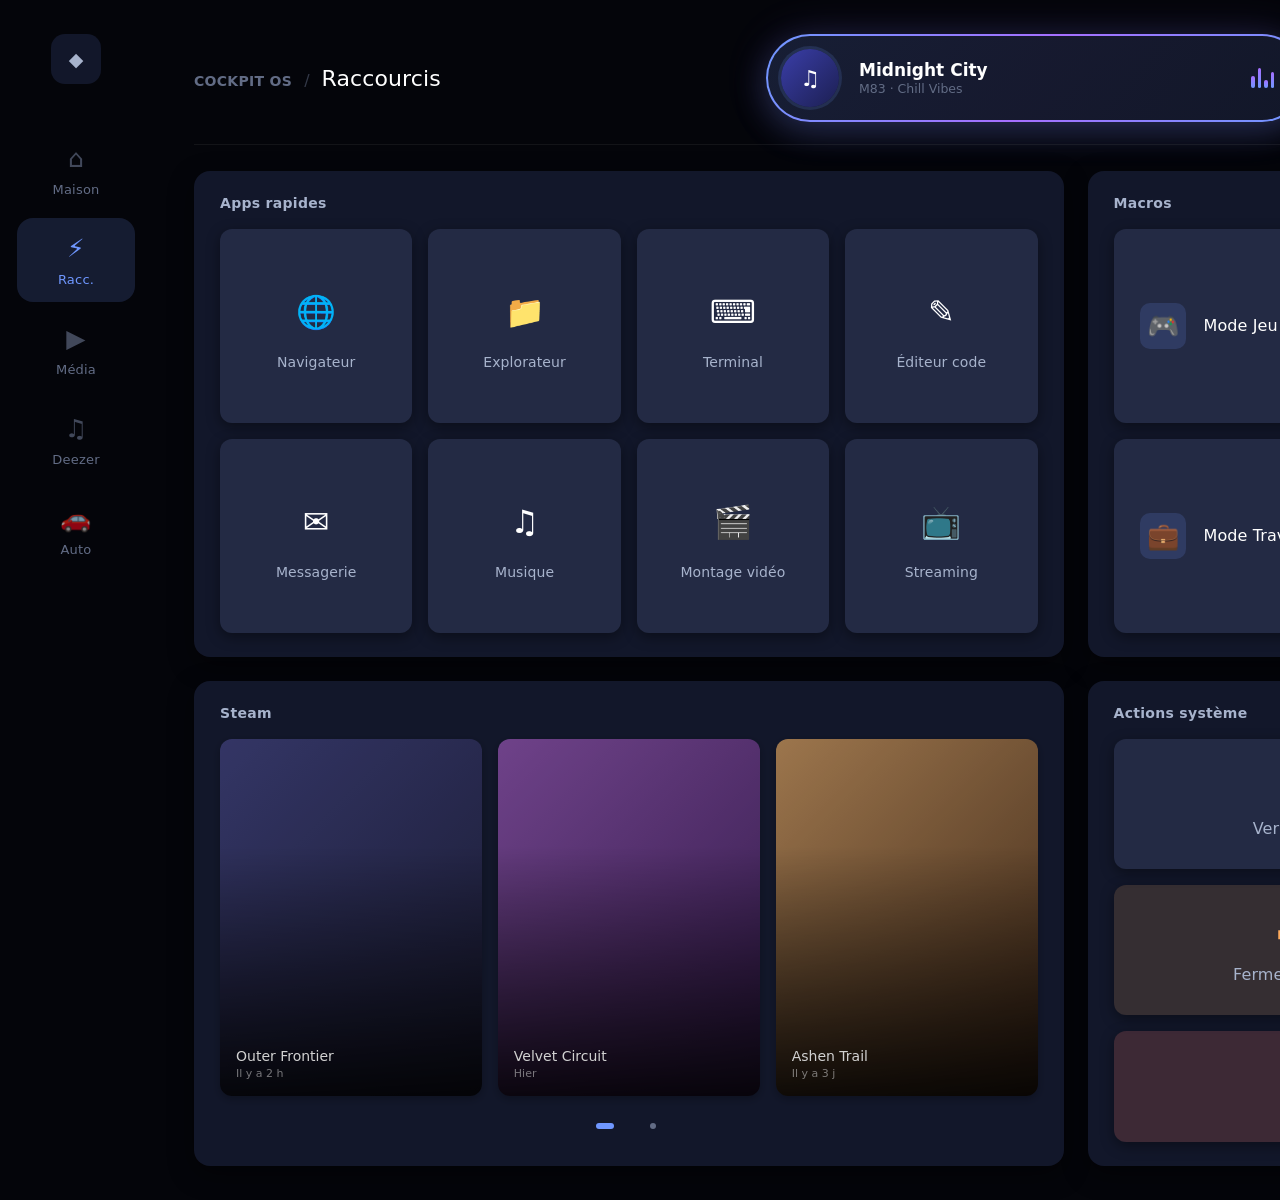
<file: Design_code/raccourcis-automotive-minimal.html>
<!DOCTYPE html>
<html lang="fr">
<head>
<meta charset="UTF-8">
<title>Cockpit OS — Raccourcis — Automotive Minimal</title>
<style>
  :root{
    /* SURFACES — 3 niveaux (contraste renforcé) */
    --surface-0: #04050a;   /* background */
    --surface-1: #12172a;   /* containers / panels */
    --surface-2: #232a44;   /* cartes */
    --surface-2-hover: #2b3452;

    --hairline: rgba(255,255,255,0.06);

    --text-primary: #ffffff;
    --text-secondary: #a7b3cc;
    --text-tertiary: #626c85;

    --accent: #6f97ff;
    --accent-soft: rgba(111,151,255,0.16);
    --accent-border: rgba(111,151,255,0.30);

    --warn: #ffab5c;
    --warn-soft: rgba(255,171,92,0.15);
    --warn-border: rgba(255,171,92,0.28);

    --danger: #ff7a6b;
    --danger-soft: rgba(255,122,107,0.18);
    --danger-border: rgba(255,122,107,0.34);

    --ok: #4ade95;
  }
  *{box-sizing:border-box; margin:0; padding:0;}
  html,body{
    width:1920px; height:1200px;
    background: var(--surface-0);
    font-family: 'Segoe UI', Inter, system-ui, sans-serif;
    color: var(--text-primary);
    overflow:hidden;
  }
  .app{ display:flex; width:100%; height:100%; }

  /* ============ SIDEBAR — plus légère ============ */
  .sidebar{
    width:152px; height:100%;
    display:flex; flex-direction:column; align-items:center;
    padding-top:34px; gap:6px;
  }
  .mark{
    width:50px; height:50px; border-radius:14px;
    display:flex; align-items:center; justify-content:center;
    font-size:19px; font-weight:300; color:var(--text-secondary);
    margin-bottom:38px;
    background: var(--surface-1);
  }
  .nav-item{
    width:118px; height:84px; border-radius:16px;
    display:flex; flex-direction:column; align-items:center; justify-content:center;
    gap:9px; color:var(--text-tertiary); font-size:13px; font-weight:500;
    letter-spacing:0.2px;
  }
  .nav-item .ic{ font-size:25px; font-weight:300; opacity:.65; }
  .nav-item.active{
    color:var(--accent);
    background: var(--accent-soft);
  }
  .nav-item.active .ic{ opacity:1; color:var(--accent); }

  /* ============ MAIN ============ */
  .main{ flex:1; display:flex; flex-direction:column; height:100%; padding:34px 42px 34px; gap:26px; }

  /* HEADER — simplifié */
  .header{
    display:grid; grid-template-columns: 1fr auto 1fr;
    align-items:center;
    padding-bottom:22px;
    border-bottom:1px solid var(--hairline);
  }
  .header-left{ display:flex; align-items:baseline; gap:12px; }
  .header-left .app-name{ font-size:14px; font-weight:600; color:var(--text-tertiary); letter-spacing:0.3px; }
  .header-left .sep{ color:var(--text-tertiary); font-weight:300; opacity:.5; }
  .header-left .crumb{ font-size:22px; font-weight:400; color:var(--text-primary); letter-spacing:0.1px; }
  .header-right{ display:flex; align-items:center; justify-content:flex-end; gap:26px; }
  .status{
    display:flex; align-items:center; gap:9px;
    color:var(--text-tertiary); font-size:13px; font-weight:500;
  }
  .status .dot{ width:6px; height:6px; border-radius:50%; background:var(--ok); }
  .clock{ text-align:right; }
  .clock .time{ font-size:30px; font-weight:300; letter-spacing:0.4px; color:var(--text-primary); }
  .clock .date{ font-size:12px; color:var(--text-tertiary); font-weight:400; margin-top:2px; }

  /* NOTCH — élément à part, inchangée */
  .notch-ring{
    width:540px;
    padding:2px;
    border-radius:999px;
    background: linear-gradient(120deg, #6f97ff, #a66fff, #6f97ff);
    box-shadow:
      0 10px 34px rgba(111,151,255,0.22),
      0 0 46px rgba(166,111,255,0.14);
  }
  .notch{
    width:100%;
    display:flex; align-items:center; gap:20px;
    background: linear-gradient(135deg, rgba(20,26,46,0.97), rgba(15,19,34,0.97));
    border-radius:999px;
    padding:13px 30px 13px 13px;
  }
  .notch .thumb{
    width:58px; height:58px; border-radius:50%;
    background:linear-gradient(135deg,#3a3ea8,#1c1f52);
    display:flex; align-items:center; justify-content:center;
    font-size:22px; color:#fff; flex-shrink:0;
    box-shadow:0 0 0 3px rgba(111,151,255,0.15);
  }
  .notch .txt{ display:flex; flex-direction:column; line-height:1.3; overflow:hidden; flex:1; }
  .notch .txt .title{ font-size:17px; font-weight:600; color:var(--text-primary); white-space:nowrap; overflow:hidden; text-overflow:ellipsis; }
  .notch .txt .sub{ font-size:12.5px; color:var(--text-tertiary); white-space:nowrap; overflow:hidden; text-overflow:ellipsis; }
  .notch .eq{ display:flex; align-items:flex-end; gap:3px; height:20px; flex-shrink:0; }
  .notch .eq span{ width:3.5px; border-radius:2px; background:linear-gradient(180deg,#a66fff,#6f97ff); }
  .notch .eq span:nth-child(1){ height:60%; }
  .notch .eq span:nth-child(2){ height:100%; }
  .notch .eq span:nth-child(3){ height:40%; }
  .notch .eq span:nth-child(4){ height:80%; }

  /* GRID */
  .grid{
    flex:1;
    display:grid;
    grid-template-columns: 1.1fr 1fr;
    grid-template-rows: 1fr 1fr;
    gap:24px;
    min-height:0;
  }

  .panel{
    background: var(--surface-1);
    border-radius:16px;
    box-shadow: 0 8px 26px rgba(0,0,0,0.45);
    padding:24px 26px;
    display:flex; flex-direction:column;
    min-height:0;
  }
  .panel-head{
    display:flex; align-items:baseline; justify-content:space-between;
    margin-bottom:18px;
  }
  .panel-title{
    font-size:14px; font-weight:600; letter-spacing:0.3px;
    color:var(--text-secondary);
  }

  /* ===== APPS RAPIDES — icônes dominantes ===== */
  .apps-grid{
    flex:1; display:grid; grid-template-columns:repeat(4,1fr); grid-template-rows:repeat(2,1fr);
    gap:16px;
  }
  .app-tile{
    background: var(--surface-2);
    border-radius:12px;
    box-shadow: 0 4px 14px rgba(0,0,0,0.4);
    display:flex; flex-direction:column; align-items:center; justify-content:center;
    gap:12px;
  }
  .app-tile .icon{
    width:60px; height:60px;
    display:flex; align-items:center; justify-content:center;
    font-size:32px; font-weight:300; color:var(--text-primary);
  }
  .app-tile .name{ font-size:14px; font-weight:400; color:var(--text-secondary); letter-spacing:0.1px; }

  /* ===== MACROS ===== */
  .macro-grid{
    flex:1; display:grid; grid-template-columns:repeat(2,1fr); grid-template-rows:repeat(2,1fr);
    gap:16px;
  }
  .macro-tile{
    background: var(--surface-2);
    border-radius:12px;
    box-shadow: 0 4px 14px rgba(0,0,0,0.4);
    display:flex; align-items:center;
    padding:0 26px;
    gap:18px;
  }
  .macro-tile .icon{
    width:46px; height:46px;
    display:flex; align-items:center; justify-content:center;
    font-size:26px; font-weight:300; color:var(--accent);
    background: var(--accent-soft);
    border-radius:10px;
  }
  .macro-tile .name{ font-size:16px; font-weight:500; letter-spacing:0.1px; color:var(--text-primary); }

  /* ===== STEAM ===== */
  .steam-row{
    flex:1; display:grid; grid-template-columns:repeat(3,1fr); gap:16px;
    min-height:0;
  }
  .game-card{
    position:relative; border-radius:12px; overflow:hidden;
    box-shadow: 0 3px 10px rgba(0,0,0,0.28);
    display:flex; flex-direction:column; justify-content:flex-end;
    padding:16px;
    min-height:0;
    filter:saturate(0.55) brightness(0.82);
  }
  .game-card .name{ font-size:14px; font-weight:500; color:#fff; white-space:nowrap; overflow:hidden; text-overflow:ellipsis; }
  .game-card .meta{ font-size:11px; color:rgba(255,255,255,0.55); font-weight:400; margin-top:3px; }
  .steam-foot{ display:flex; align-items:center; justify-content:center; margin-top:14px; }
  .steam-dots{ display:flex; align-items:center; gap:4px; }
  .steam-dots .d{
    width:44px; height:32px;
    display:flex; align-items:center; justify-content:center;
  }
  .steam-dots .d::after{
    content:''; width:6px; height:6px; border-radius:50%; background:var(--text-tertiary);
  }
  .steam-dots .d.active::after{ background:var(--accent); width:18px; border-radius:8px; }

  /* ===== ACTIONS SYSTEME ===== */
  .actions-grid{
    flex:1; display:grid;
    grid-template-columns:repeat(2,1fr);
    grid-template-rows:1fr 1fr 0.85fr;
    gap:16px;
    min-height:0;
  }
  .action-tile{
    background: var(--surface-2);
    border-radius:12px;
    box-shadow: 0 4px 14px rgba(0,0,0,0.4);
    display:flex; flex-direction:column; align-items:center; justify-content:center;
    gap:13px;
  }
  .action-tile .icon{
    font-size:36px; font-weight:300; color:var(--text-primary); line-height:1;
  }
  .action-tile .name{ font-size:16px; font-weight:500; letter-spacing:0.1px; color:var(--text-secondary); }
  .action-tile.wide{ grid-column: 1 / span 2; flex-direction:row; gap:18px; }
  .action-tile.wide .icon{ font-size:32px; }
  .action-tile.wide .name{ font-size:17px; }

  .action-tile.warn .icon{ color:var(--warn); }
  .action-tile.warn{ background:var(--warn-soft); }
  .action-tile.danger .icon{ color:var(--danger); }
  .action-tile.danger{ background:var(--danger-soft); }
</style>
</head>
<body>
<div class="app">
  <div class="sidebar">
    <div class="mark">◆</div>
    <div class="nav-item"><div class="ic">⌂</div>Maison</div>
    <div class="nav-item active"><div class="ic">⚡</div>Racc.</div>
    <div class="nav-item"><div class="ic">▶</div>Média</div>
    <div class="nav-item"><div class="ic">♫</div>Deezer</div>
    <div class="nav-item"><div class="ic">🚗</div>Auto</div>
  </div>

  <div class="main">
    <div class="header">
      <div class="header-left">
        <span class="app-name">COCKPIT OS</span>
        <span class="sep">/</span>
        <span class="crumb">Raccourcis</span>
      </div>
      <div class="notch-ring">
        <div class="notch">
          <div class="thumb">♫</div>
          <div class="txt">
            <div class="title">Midnight City</div>
            <div class="sub">M83 · Chill Vibes</div>
          </div>
          <div class="eq"><span></span><span></span><span></span><span></span></div>
        </div>
      </div>
      <div class="header-right">
        <div class="status"><div class="dot"></div>Connecté au PC</div>
        <div class="clock">
          <div class="time">16:32</div>
          <div class="date">Jeudi 3 septembre</div>
        </div>
      </div>
    </div>

    <div class="grid">

      <!-- APPS RAPIDES -->
      <div class="panel">
        <div class="panel-head">
          <span class="panel-title">Apps rapides</span>
        </div>
        <div class="apps-grid">
          <div class="app-tile"><div class="icon">🌐</div><div class="name">Navigateur</div></div>
          <div class="app-tile"><div class="icon">📁</div><div class="name">Explorateur</div></div>
          <div class="app-tile"><div class="icon">⌨</div><div class="name">Terminal</div></div>
          <div class="app-tile"><div class="icon">✎</div><div class="name">Éditeur code</div></div>
          <div class="app-tile"><div class="icon">✉</div><div class="name">Messagerie</div></div>
          <div class="app-tile"><div class="icon">♫</div><div class="name">Musique</div></div>
          <div class="app-tile"><div class="icon">🎬</div><div class="name">Montage vidéo</div></div>
          <div class="app-tile"><div class="icon">📺</div><div class="name">Streaming</div></div>
        </div>
      </div>

      <!-- MACROS -->
      <div class="panel">
        <div class="panel-head">
          <span class="panel-title">Macros</span>
        </div>
        <div class="macro-grid">
          <div class="macro-tile"><div class="icon">🎮</div><div class="name">Mode Jeu</div></div>
          <div class="macro-tile"><div class="icon">🎬</div><div class="name">Mode Cinéma</div></div>
          <div class="macro-tile"><div class="icon">💼</div><div class="name">Mode Travail</div></div>
          <div class="macro-tile"><div class="icon">📡</div><div class="name">Setup Stream</div></div>
        </div>
      </div>

      <!-- STEAM -->
      <div class="panel">
        <div class="panel-head">
          <span class="panel-title">Steam</span>
        </div>
        <div class="steam-row">
          <div class="game-card" style="background:linear-gradient(180deg, transparent 30%, rgba(0,0,0,0.85)), linear-gradient(135deg,#3a3ea8,#1c1f52);">
            <div class="name">Outer Frontier</div>
            <div class="meta">Il y a 2 h</div>
          </div>
          <div class="game-card" style="background:linear-gradient(180deg, transparent 30%, rgba(0,0,0,0.85)), linear-gradient(135deg,#a542e0,#4c1780);">
            <div class="name">Velvet Circuit</div>
            <div class="meta">Hier</div>
          </div>
          <div class="game-card" style="background:linear-gradient(180deg, transparent 30%, rgba(0,0,0,0.85)), linear-gradient(135deg,#e08a2f,#5c2c0a);">
            <div class="name">Ashen Trail</div>
            <div class="meta">Il y a 3 j</div>
          </div>
        </div>
        <div class="steam-foot">
          <div class="steam-dots"><div class="d active"></div><div class="d"></div></div>
        </div>
      </div>

      <!-- ACTIONS SYSTEME -->
      <div class="panel">
        <div class="panel-head">
          <span class="panel-title">Actions système</span>
        </div>
        <div class="actions-grid">
          <div class="action-tile"><div class="icon">🔒</div><div class="name">Verrouiller</div></div>
          <div class="action-tile"><div class="icon">◑</div><div class="name">Veille</div></div>
          <div class="action-tile warn"><div class="icon">⏻</div><div class="name">Fermer session</div></div>
          <div class="action-tile warn"><div class="icon">↻</div><div class="name">Redémarrer</div></div>
          <div class="action-tile wide danger"><div class="icon">⏻</div><div class="name">Éteindre</div></div>
        </div>
      </div>

    </div>
  </div>
</div>
</body>
</html>
</file>
